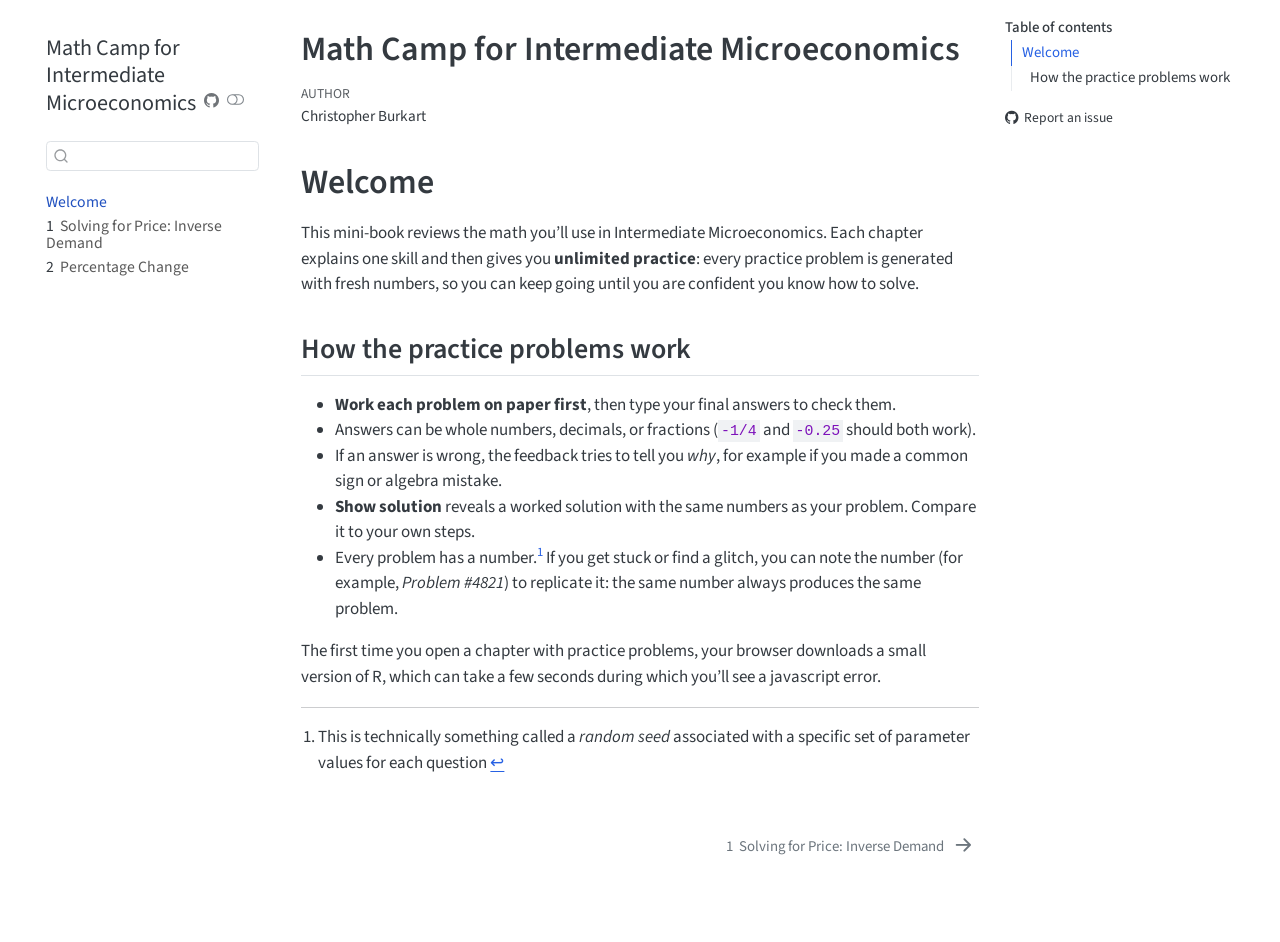
<file: index.html>
<!DOCTYPE html>
<html xmlns="http://www.w3.org/1999/xhtml" lang="en" xml:lang="en"><head>

<meta charset="utf-8">
<meta name="generator" content="quarto-1.11.9">

<meta name="viewport" content="width=device-width, initial-scale=1.0, user-scalable=yes">

<meta name="author" content="Christopher Burkart">

<title>Math Camp for Intermediate Microeconomics</title>
<style>
/* Default styles provided by pandoc.
** See https://pandoc.org/MANUAL.html#variables-for-html for config info.
*/
span.smallcaps{font-variant: small-caps;}
div.columns{display: flex; gap: 1.5em;}
div.column{flex: auto;}
@media screen {
div.columns{gap: min(4vw, 1.5em);}
div.column{overflow-x: auto;}
}
div.hanging-indent{margin-left: 1.5em; text-indent: -1.5em;}
ul.task-list{list-style: none;}
ul.task-list li input[type="checkbox"] {
  width: 0.8em;
  margin: 0 0.8em 0.2em -1em; /* quarto-specific, see https://github.com/quarto-dev/quarto-cli/issues/4556 */ 
  vertical-align: middle;
}
</style>


<script src="site_libs/quarto-nav/quarto-nav.js"></script>
<script src="site_libs/quarto-nav/headroom.min.js"></script>
<script src="site_libs/clipboard/clipboard.min.js"></script>
<script src="site_libs/quarto-search/autocomplete.umd.js"></script>
<script src="site_libs/quarto-search/fuse.min.js"></script>
<script src="site_libs/quarto-search/quarto-search.js"></script>
<meta name="quarto:offset" content="./">
<link href="./inverse-demand.html" rel="next">
<script src="site_libs/quarto-html/quarto.js" type="module"></script>
<script src="site_libs/quarto-html/tabsets/tabsets.js" type="module"></script>
<script src="site_libs/quarto-html/scrollable-regions/scrollable-regions.js" type="module"></script>
<script src="site_libs/quarto-html/popper.min.js"></script>
<script src="site_libs/quarto-html/tippy.umd.min.js"></script>
<script src="site_libs/quarto-html/anchor.min.js"></script>
<link href="site_libs/quarto-html/tippy.css" rel="stylesheet">
<link href="site_libs/quarto-html/quarto-syntax-highlighting-63b5708e65d6cd79cd7618c58d0c21e7.css" rel="stylesheet" class="quarto-color-scheme" id="quarto-text-highlighting-styles">
<link href="site_libs/quarto-html/quarto-syntax-highlighting-dark-447e42e69aaa9833c0ba1b986f430b20.css" rel="stylesheet" class="quarto-color-scheme quarto-color-alternate" id="quarto-text-highlighting-styles">
<link href="site_libs/quarto-html/quarto-syntax-highlighting-63b5708e65d6cd79cd7618c58d0c21e7.css" rel="stylesheet" class="quarto-color-scheme-extra" id="quarto-text-highlighting-styles">
<script src="site_libs/bootstrap/bootstrap.min.js"></script>
<link href="site_libs/bootstrap/bootstrap-icons.css" rel="stylesheet">
<link href="site_libs/bootstrap/bootstrap-6508b1f30742097208258cf9a2e21801.min.css" rel="stylesheet" append-hash="true" class="quarto-color-scheme" id="quarto-bootstrap" data-mode="light">
<link href="site_libs/bootstrap/bootstrap-dark-d998fb0a36ef24cb5530bcb19bf4ce4b.min.css" rel="stylesheet" append-hash="true" class="quarto-color-scheme quarto-color-alternate" id="quarto-bootstrap" data-mode="dark">
<link href="site_libs/bootstrap/bootstrap-6508b1f30742097208258cf9a2e21801.min.css" rel="stylesheet" append-hash="true" class="quarto-color-scheme-extra" id="quarto-bootstrap" data-mode="light">
<script src="site_libs/quarto-contrib/live-runtime/live-runtime.js" type="module"></script>
<link href="site_libs/quarto-contrib/live-runtime/live-runtime.css" rel="stylesheet">
<script id="quarto-search-options" type="application/json">{
  "location": "sidebar",
  "copy-button": false,
  "collapse-after": 3,
  "panel-placement": "start",
  "type": "textbox",
  "limit": 50,
  "keyboard-shortcut": [
    "f",
    "/",
    "s"
  ],
  "show-item-context": false,
  "language": {
    "search-no-results-text": "No results",
    "search-matching-documents-text": "matching documents",
    "search-copy-link-title": "Copy link to search",
    "search-hide-matches-text": "Hide additional matches",
    "search-more-match-text": "more match in this document",
    "search-more-matches-text": "more matches in this document",
    "search-clear-button-title": "Clear",
    "search-text-placeholder": "",
    "search-detached-cancel-button-title": "Cancel",
    "search-submit-button-title": "Submit",
    "search-label": "Search"
  }
}</script>
<script type="module" src="site_libs/quarto-ojs/quarto-ojs-runtime.js"></script>
<link href="site_libs/quarto-ojs/quarto-ojs.css" rel="stylesheet">


<link rel="stylesheet" href="practice.css">
</head>

<body class="nav-sidebar floating quarto-light"><a id="quarto-skip-link" class="visually-hidden-focusable" href="#quarto-document-content">Skip to main content</a><script id="quarto-html-before-body" type="application/javascript">
    const toggleBodyColorMode = (bsSheetEl) => {
      const mode = bsSheetEl.getAttribute("data-mode");
      const bodyEl = window.document.querySelector("body");
      if (mode === "dark") {
        bodyEl.classList.add("quarto-dark");
        bodyEl.classList.remove("quarto-light");
      } else {
        bodyEl.classList.add("quarto-light");
        bodyEl.classList.remove("quarto-dark");
      }
    }
    const toggleBodyColorPrimary = () => {
      const bsSheetEl = window.document.querySelector("link#quarto-bootstrap:not([rel=disabled-stylesheet])");
      if (bsSheetEl) {
        toggleBodyColorMode(bsSheetEl);
      }
    }
    const setColorSchemeToggle = (alternate) => {
      const toggles = window.document.querySelectorAll('.quarto-color-scheme-toggle');
      for (let i=0; i < toggles.length; i++) {
        const toggle = toggles[i];
        if (toggle) {
          toggle.setAttribute("aria-checked", alternate ? "true" : "false");
          if (alternate) {
            toggle.classList.add("alternate");
          } else {
            toggle.classList.remove("alternate");
          }
        }
      }
    };
    const toggleColorMode = (alternate) => {
      // Switch the stylesheets
      const primaryStylesheets = window.document.querySelectorAll('link.quarto-color-scheme:not(.quarto-color-alternate)');
      const alternateStylesheets = window.document.querySelectorAll('link.quarto-color-scheme.quarto-color-alternate');
      manageTransitions('#quarto-margin-sidebar .nav-link', false);
      if (alternate) {
        // note: dark is layered on light, we don't disable primary!
        enableStylesheet(alternateStylesheets);
        for (const sheetNode of alternateStylesheets) {
          if (sheetNode.id === "quarto-bootstrap") {
            toggleBodyColorMode(sheetNode);
          }
        }
      } else {
        disableStylesheet(alternateStylesheets);
        enableStylesheet(primaryStylesheets)
        toggleBodyColorPrimary();
      }
      manageTransitions('#quarto-margin-sidebar .nav-link', true);
      // Switch the toggles
      setColorSchemeToggle(alternate)
    }
    // Hack to workaround the fact that safari doesn't
    // properly recolor the scrollbar when toggling (#1455).
    // Not run on load: stylesheets are set before first paint there, and
    // scrolling would undo the scroll to a URL fragment (#14973).
    // The one pixel nudge keeps the reader where they were.
    const refreshSafariScrollbar = () => {
      if (navigator.userAgent.indexOf('Safari') > 0 && navigator.userAgent.indexOf('Chrome') == -1) {
        manageTransitions("body", false);
        const scrollY = window.scrollY;
        window.scrollTo(0, scrollY > 0 ? scrollY - 1 : 1);
        setTimeout(() => {
          window.scrollTo(0, scrollY);
          manageTransitions("body", true);
        }, 40);
      }
    }
    const disableStylesheet = (stylesheets) => {
      for (let i=0; i < stylesheets.length; i++) {
        const stylesheet = stylesheets[i];
        stylesheet.rel = 'disabled-stylesheet';
      }
    }
    const enableStylesheet = (stylesheets) => {
      for (let i=0; i < stylesheets.length; i++) {
        const stylesheet = stylesheets[i];
        if(stylesheet.rel !== 'stylesheet') { // for Chrome, which will still FOUC without this check
          stylesheet.rel = 'stylesheet';
        }
      }
    }
    const manageTransitions = (selector, allowTransitions) => {
      const els = window.document.querySelectorAll(selector);
      for (let i=0; i < els.length; i++) {
        const el = els[i];
        if (allowTransitions) {
          el.classList.remove('notransition');
        } else {
          el.classList.add('notransition');
        }
      }
    }
    const isFileUrl = () => {
      return window.location.protocol === 'file:';
    }
    const hasAlternateSentinel = () => {
      let styleSentinel = getColorSchemeSentinel();
      if (styleSentinel !== null) {
        return styleSentinel === "alternate";
      } else {
        return false;
      }
    }
    const setStyleSentinel = (alternate) => {
      const value = alternate ? "alternate" : "default";
      if (!isFileUrl()) {
        window.localStorage.setItem("quarto-color-scheme", value);
      } else {
        localAlternateSentinel = value;
      }
    }
    const getColorSchemeSentinel = () => {
      if (!isFileUrl()) {
        const storageValue = window.localStorage.getItem("quarto-color-scheme");
        return storageValue != null ? storageValue : localAlternateSentinel;
      } else {
        return localAlternateSentinel;
      }
    }
    const toggleGiscusIfUsed = (isAlternate, darkModeDefault) => {
      const baseTheme = document.querySelector('#giscus-base-theme')?.value ?? 'light';
      const alternateTheme = document.querySelector('#giscus-alt-theme')?.value ?? 'dark';
      let newTheme = '';
      if(authorPrefersDark) {
        newTheme = isAlternate ? baseTheme : alternateTheme;
      } else {
        newTheme = isAlternate ? alternateTheme : baseTheme;
      }
      const changeGiscusTheme = () => {
        // From: https://github.com/giscus/giscus/issues/336
        const sendMessage = (message) => {
          const iframe = document.querySelector('iframe.giscus-frame');
          if (!iframe) return;
          iframe.contentWindow.postMessage({ giscus: message }, 'https://giscus.app');
        }
        sendMessage({
          setConfig: {
            theme: newTheme
          }
        });
      }
      const isGiscussLoaded = window.document.querySelector('iframe.giscus-frame') !== null;
      if (isGiscussLoaded) {
        changeGiscusTheme();
      }
    };
    const authorPrefersDark = false;
    const darkModeDefault = authorPrefersDark;
      document.querySelector('link#quarto-text-highlighting-styles.quarto-color-scheme-extra').rel = 'disabled-stylesheet';
      document.querySelector('link#quarto-bootstrap.quarto-color-scheme-extra').rel = 'disabled-stylesheet';
    let localAlternateSentinel = darkModeDefault ? 'alternate' : 'default';
    // Dark / light mode switch
    window.quartoToggleColorScheme = () => {
      // Read the current dark / light value
      let toAlternate = !hasAlternateSentinel();
      toggleColorMode(toAlternate);
      refreshSafariScrollbar();
      setStyleSentinel(toAlternate);
      toggleGiscusIfUsed(toAlternate, darkModeDefault);
      window.dispatchEvent(new Event('resize'));
    };
    // Switch to dark mode if need be
    if (hasAlternateSentinel()) {
      toggleColorMode(true);
    } else {
      toggleColorMode(false);
    }
  </script>

<div id="quarto-search-results"></div>
  <header id="quarto-header" class="headroom fixed-top">
  <nav class="quarto-secondary-nav" aria-label="Toolbar">
    <div class="container-fluid d-flex">
      <button type="button" class="quarto-btn-toggle btn" data-bs-toggle="collapse" role="button" data-bs-target=".quarto-sidebar-collapse-item" aria-controls="quarto-sidebar" aria-expanded="false" aria-label="Toggle sidebar navigation" onclick="if (window.quartoToggleHeadroom) { window.quartoToggleHeadroom(); }">
        <i class="bi bi-layout-text-sidebar-reverse"></i>
      </button>
        <nav class="quarto-page-breadcrumbs" aria-label="Breadcrumbs"><ol class="breadcrumb"><li class="breadcrumb-item"><a href="./index.html">Welcome</a></li></ol></nav>
        <a class="flex-grow-1" data-bs-toggle="collapse" data-bs-target=".quarto-sidebar-collapse-item" onclick="if (window.quartoToggleHeadroom) { window.quartoToggleHeadroom(); }">      
        </a>
      <button type="button" class="btn quarto-search-button" aria-label="Search" onclick="window.quartoOpenSearch();">
        <i class="bi bi-search"></i>
      </button>
    </div>
  </nav>
</header>
<!-- content -->
<div id="quarto-content" class="quarto-container page-columns page-rows-contents page-layout-article">
<!-- sidebar -->
  <nav id="quarto-sidebar" class="sidebar collapse collapse-horizontal quarto-sidebar-collapse-item sidebar-navigation floating overflow-auto" aria-label="Site">
    <div class="pt-lg-2 mt-2 text-left sidebar-header">
    <div class="sidebar-title mb-0 py-0">
      <a href="./">Math Camp for Intermediate Microeconomics</a> 
        <div class="sidebar-tools-main">
    <a href="https://github.com/cburkart/mathcamp" title="Source Code" class="quarto-navigation-tool px-1" aria-label="Source Code"><i class="bi bi-github"></i></a>
  <button type="button" role="switch" aria-checked="false" class="quarto-color-scheme-toggle quarto-navigation-tool  px-1" onclick="window.quartoToggleColorScheme(); return false;" title="Toggle dark mode" aria-label="Toggle dark mode"><i class="bi"></i></button>
</div>
    </div>
      </div>
        <div class="mt-2 flex-shrink-0 align-items-center">
        <div class="sidebar-search">
        <div id="quarto-search" class="" title="Search"></div>
        </div>
        </div>
    <div class="sidebar-menu-container"> 
    <ul class="list-unstyled mt-1">
        <li class="sidebar-item">
  <div class="sidebar-item-container"> 
  <a href="./index.html" class="sidebar-item-text sidebar-link active">
 <span class="menu-text">Welcome</span></a>
  </div>
</li>
        <li class="sidebar-item">
  <div class="sidebar-item-container"> 
  <a href="./inverse-demand.html" class="sidebar-item-text sidebar-link">
 <span class="menu-text"><span class="chapter-number">1</span>&nbsp; <span class="chapter-title">Solving for Price: Inverse Demand</span></span></a>
  </div>
</li>
        <li class="sidebar-item">
  <div class="sidebar-item-container"> 
  <a href="./percent-change.html" class="sidebar-item-text sidebar-link">
 <span class="menu-text"><span class="chapter-number">2</span>&nbsp; <span class="chapter-title">Percentage Change</span></span></a>
  </div>
</li>
    </ul>
    </div>
</nav>
<div id="quarto-sidebar-glass" class="quarto-sidebar-collapse-item" data-bs-toggle="collapse" data-bs-target=".quarto-sidebar-collapse-item"></div>
<!-- margin-sidebar -->
    <div id="quarto-margin-sidebar" class="sidebar margin-sidebar">
        <nav id="TOC" role="doc-toc" aria-labelledby="toc-title" class="toc-active">
    <h2 id="toc-title">Table of contents</h2>
   
  <ul>
  <li><a href="#welcome" id="toc-welcome" class="nav-link active" data-scroll-target="#welcome">Welcome</a>
  <ul class="collapse">
  <li><a href="#how-the-practice-problems-work" id="toc-how-the-practice-problems-work" class="nav-link" data-scroll-target="#how-the-practice-problems-work">How the practice problems work</a></li>
  </ul></li>
  </ul>
<div class="toc-actions"><ul><li><a href="https://github.com/cburkart/mathcamp/issues/new" class="toc-action"><i class="bi bi-github"></i>Report an issue</a></li></ul></div></nav>
    </div>
<!-- main -->
<main class="content" id="quarto-document-content" tabindex="-1">


<header id="title-block-header" class="quarto-title-block default">
<div class="quarto-title">
<h1 class="title">Math Camp for Intermediate Microeconomics</h1>
</div>



<div class="quarto-title-meta">

    <div>
    <div class="quarto-title-meta-heading">Author</div>
    <div class="quarto-title-meta-contents">
             <p>Christopher Burkart </p>
          </div>
  </div>
    
  
    
  </div>
  


</header>


<section id="welcome" class="level1 unnumbered">
<h1 class="unnumbered">Welcome</h1>
<p>This mini-book reviews the math you’ll use in Intermediate Microeconomics. Each chapter explains one skill and then gives you <strong>unlimited practice</strong>: every practice problem is generated with fresh numbers, so you can keep going until you are confident you know how to solve.</p>
<section id="how-the-practice-problems-work" class="level2">
<h2 class="anchored" data-anchor-id="how-the-practice-problems-work">How the practice problems work</h2>
<ul>
<li><strong>Work each problem on paper first</strong>, then type your final answers to check them.</li>
<li>Answers can be whole numbers, decimals, or fractions (<code>-1/4</code> and <code>-0.25</code> should both work).</li>
<li>If an answer is wrong, the feedback tries to tell you <em>why</em>, for example if you made a common sign or algebra mistake.</li>
<li><strong>Show solution</strong> reveals a worked solution with the same numbers as your problem. Compare it to your own steps.</li>
<li>Every problem has a number.<a href="#fn1" class="footnote-ref" id="fnref1" role="doc-noteref"><sup>1</sup></a> If you get stuck or find a glitch, you can note the number (for example, <em>Problem #4821</em>) to replicate it: the same number always produces the same problem.</li>
</ul>
<p>The first time you open a chapter with practice problems, your browser downloads a small version of R, which can take a few seconds during which you’ll see a javascript error.</p>


<script type="ojs-module-contents">
eyJjb250ZW50cyI6W119
</script>
<div id="exercise-loading-indicator" class="exercise-loading-indicator d-none d-flex align-items-center gap-2">
<div id="exercise-loading-status" class="d-flex gap-2">

</div>
<div class="spinner-grow spinner-grow-sm">

</div>
</div>
<script type="vfs-file">
W10=
</script>
</section>
</section>
<section id="footnotes" class="footnotes footnotes-end-of-document" role="doc-endnotes">
<hr>
<ol>
<li id="fn1"><p>This is technically something called a <em>random seed</em> associated with a specific set of parameter values for each question<a href="#fnref1" class="footnote-back" role="doc-backlink">↩︎</a></p></li>
</ol>
</section>

</main> <!-- /main -->
<script type="ojs-module-contents">
eyJjb250ZW50cyI6W119
</script>
<script type="module">
if (window.location.protocol === "file:") { alert("The OJS runtime does not work with file:// URLs. Please use a web server to view this document."); }
window._ojs.paths.runtimeToDoc = "../..";
window._ojs.paths.runtimeToRoot = "../..";
window._ojs.paths.docToRoot = "";
window._ojs.selfContained = false;
window._ojs.runtime.interpretFromScriptTags();
</script>
<script id="quarto-html-after-body" type="application/javascript">
  window.document.addEventListener("DOMContentLoaded", function (event) {
    // Ensure there is a toggle, if there isn't float one in the top right
    if (window.document.querySelector('.quarto-color-scheme-toggle') === null) {
      const toggle = window.document.createElement('button');
      toggle.type = "button";
      toggle.setAttribute("role", "switch");
      toggle.setAttribute("aria-checked", "false");
      toggle.classList.add('top-right');
      toggle.classList.add('quarto-color-scheme-toggle');
      toggle.setAttribute("aria-label", "Toggle dark mode");
      toggle.onclick = function() { try { window.quartoToggleColorScheme(); } catch {} return false; };
      const i = window.document.createElement("i");
      i.classList.add('bi');
      toggle.appendChild(i);
      // Put the toggle in a landmark of its own, so that landmark navigation
      // can reach it.
      //
      // The container is always a fresh direct child of body, and the toggle is
      // never moved into page furniture that the theme or the author controls.
      // The toggle is positioned against the page, so any ancestor that
      // establishes a containing block captures it: a positioned element or a
      // grid for position: absolute, and transform, filter, will-change or
      // contain for position: fixed. A direct child of body has none of these
      // to inherit, and the shift when one appears is silent and visual.
      //
      // ARIA says a document should have at most one banner, and axe reports a
      // duplicate whether or not the banners carry distinct labels. So use a
      // header when the page has no banner yet, and a named region otherwise.
      //
      // A header is a banner wherever it sits, unless it is inside sectioning
      // content, so this cannot just look at the children of body: a custom
      // page layout wraps the title block header in a plain div. An explicit
      // role="banner" always counts.
      const sectioning = 'article, aside, main, nav, section, [role="article"], [role="complementary"], [role="main"], [role="navigation"], [role="region"]';
      const hasBanner = Array.from(
        window.document.querySelectorAll('header:not([role]), [role="banner"]')
      ).some(function(el) {
        return el.hasAttribute("role") || el.closest(sectioning) === null;
      });
      const container = window.document.createElement(hasBanner ? "div" : "header");
      if (hasBanner) {
        container.setAttribute("role", "region");
        container.setAttribute("aria-label", "Toggle dark mode");
      }
      container.classList.add('quarto-color-scheme-toggle-container');
      container.appendChild(toggle);
      window.document.body.appendChild(container);
    }
    setColorSchemeToggle(hasAlternateSentinel())
    const icon = "";
    const anchorJS = new window.AnchorJS();
    anchorJS.options = {
      placement: 'right',
      icon: icon
    };
    anchorJS.add('.anchored');
    const isCodeAnnotation = (el) => {
      for (const clz of el.classList) {
        if (clz.startsWith('code-annotation-')) {                     
          return true;
        }
      }
      return false;
    }
    const onCopySuccess = function(e) {
      // button target
      const button = e.trigger;
      // don't keep focus
      button.blur();
      // flash "checked"
      button.classList.add('code-copy-button-checked');
      var currentTitle = button.getAttribute("title");
      button.setAttribute("title", "Copied!");
      let tooltip;
      if (window.bootstrap) {
        button.setAttribute("data-bs-toggle", "tooltip");
        button.setAttribute("data-bs-placement", "left");
        button.setAttribute("data-bs-title", "Copied!");
        tooltip = new bootstrap.Tooltip(button, 
          { trigger: "manual", 
            customClass: "code-copy-button-tooltip",
            offset: [0, -8]});
        tooltip.show();    
      }
      setTimeout(function() {
        if (tooltip) {
          tooltip.hide();
          button.removeAttribute("data-bs-title");
          button.removeAttribute("data-bs-toggle");
          button.removeAttribute("data-bs-placement");
        }
        button.setAttribute("title", currentTitle);
        button.classList.remove('code-copy-button-checked');
      }, 1000);
      // clear code selection
      e.clearSelection();
    }
    const getTextToCopy = function(trigger) {
      const outerScaffold = trigger.parentElement.cloneNode(true);
      const codeEl = outerScaffold.querySelector('code');
      for (const childEl of codeEl.children) {
        if (isCodeAnnotation(childEl)) {
          childEl.remove();
        }
      }
      return codeEl.innerText;
    }
    const clipboard = new window.ClipboardJS('.code-copy-button:not([data-in-quarto-modal])', {
      text: getTextToCopy
    });
    clipboard.on('success', onCopySuccess);
    if (window.document.getElementById('quarto-embedded-source-code-modal')) {
      const clipboardModal = new window.ClipboardJS('.code-copy-button[data-in-quarto-modal]', {
        text: getTextToCopy,
        container: window.document.getElementById('quarto-embedded-source-code-modal')
      });
      clipboardModal.on('success', onCopySuccess);
    }
      var localhostRegex = new RegExp(/^(?:http|https):\/\/localhost\:?[0-9]*\//);
      var mailtoRegex = new RegExp(/^mailto:/);
        var filterRegex = new RegExp('/' + window.location.host + '/');
      var isInternal = (href) => {
          return filterRegex.test(href) || localhostRegex.test(href) || mailtoRegex.test(href);
      }
      // Inspect non-navigation links and adorn them if external
      window.quartoDecorateExternalLinks = function (root) {
     var links = (root || window.document).querySelectorAll('a[href]:not(.nav-link):not(.navbar-brand):not(.toc-action):not(.sidebar-link):not(.sidebar-item-toggle):not(.pagination-link):not(.no-external):not([aria-hidden]):not(.dropdown-item):not(.quarto-navigation-tool):not(.about-link)');
      for (var i=0; i<links.length; i++) {
        const link = links[i];
        if (!isInternal(link.href)) {
          // undo the damage that might have been done by quarto-nav.js in the case of
          // links that we want to consider external
          if (link.dataset.originalHref !== undefined) {
            link.href = link.dataset.originalHref;
          }
          if (!link.classList.contains('no-external-icon')) {
          }
        }
      }
      };
      window.quartoDecorateExternalLinks(window.document);
    // Esc closes the popup (WCAG 1.4.13) and focus leaving both trigger and
    // popup closes it (WCAG 2.4.11); tippy handles neither for interactive popups.
    const hideOnEscAndFocusOut = {
      name: 'hideOnEscAndFocusOut',
      defaultValue: true,
      fn(instance) {
        const dismiss = () => {
          // A show scheduled by the trigger delay would otherwise reopen it
          instance.clearDelayTimeouts();
          instance.hide();
        };
        const onKeyDown = (event) => {
          if (event.key !== 'Escape') {
            return;
          }
          // Keep Esc from also reaching page handlers (e.g. reveal.js overview),
          // except an open reveal.js slide menu, which Esc should close too.
          // The menu handles keys only when its keyboard option is on.
          const menuHandlesEsc = window.Reveal?.getPlugin?.('menu')?.isOpen() &&
            window.Reveal.getConfig().menu?.keyboard !== false;
          if (!menuHandlesEsc) {
            event.stopPropagation();
          }
          if (instance.popper.contains(window.document.activeElement)) {
            // Disabled while refocusing so the focus trigger does not reopen it
            instance.disable();
            instance.reference.focus();
            instance.enable();
          }
          dismiss();
        };
        const onFocusOut = (event) => {
          const target = event.relatedTarget;
          if (target && !instance.reference.contains(target) &&
              !instance.popper.contains(target)) {
            dismiss();
          }
        };
        // On the trigger too: a click trigger (code-annotations: select) has no
        // blur handling. Attached for the instance's lifetime so leaving the
        // trigger also cancels a show still pending on the trigger delay.
        instance.reference.addEventListener('focusout', onFocusOut);
        return {
          onShow() {
            window.document.addEventListener('keydown', onKeyDown, true);
            instance.popper.addEventListener('focusout', onFocusOut);
          },
          onHide() {
            window.document.removeEventListener('keydown', onKeyDown, true);
            instance.popper.removeEventListener('focusout', onFocusOut);
          },
          onDestroy() {
            instance.reference.removeEventListener('focusout', onFocusOut);
          },
        };
      },
    };
    function tippyHover(el, contentFn, onTriggerFn, onUntriggerFn) {
      const config = {
        allowHTML: true,
        maxWidth: 500,
        delay: 100,
        arrow: false,
        appendTo: function(el) {
            return el.parentElement;
        },
        interactive: true,
        interactiveBorder: 10,
        theme: 'quarto',
        placement: 'bottom-start',
        plugins: [hideOnEscAndFocusOut],
      };
      if (contentFn) {
        config.content = contentFn;
      }
      if (onTriggerFn) {
        config.onTrigger = onTriggerFn;
      }
      if (onUntriggerFn) {
        config.onUntrigger = onUntriggerFn;
      }
      window.tippy(el, config); 
    }
    const noterefs = window.document.querySelectorAll('a[role="doc-noteref"]');
    for (var i=0; i<noterefs.length; i++) {
      const ref = noterefs[i];
      tippyHover(ref, function() {
        // use id or data attribute instead here
        let href = ref.getAttribute('data-footnote-href') || ref.getAttribute('href');
        try { href = new URL(href).hash; } catch {}
        const id = href.replace(/^#\/?/, "");
        const note = window.document.getElementById(id);
        if (note) {
          return note.innerHTML;
        } else {
          return "";
        }
      });
    }
    const xrefs = window.document.querySelectorAll('a.quarto-xref');
    const processXRef = (id, note) => {
      // Strip column container classes
      const stripColumnClz = (el) => {
        el.classList.remove("page-full", "page-columns");
        if (el.children) {
          for (const child of el.children) {
            stripColumnClz(child);
          }
        }
      }
      stripColumnClz(note)
      if (id === null || id.startsWith('sec-')) {
        // Special case sections, only their first couple elements
        const container = document.createElement("div");
        if (note.children && note.children.length > 2) {
          container.appendChild(note.children[0].cloneNode(true));
          for (let i = 1; i < note.children.length; i++) {
            const child = note.children[i];
            if (child.tagName === "P" && child.innerText === "") {
              continue;
            } else {
              container.appendChild(child.cloneNode(true));
              break;
            }
          }
          if (window.Quarto?.typesetMath) {
            window.Quarto.typesetMath(container);
          }
          return container.innerHTML
        } else {
          if (window.Quarto?.typesetMath) {
            window.Quarto.typesetMath(note);
          }
          return note.innerHTML;
        }
      } else {
        // Remove any anchor links if they are present
        const anchorLink = note.querySelector('a.anchorjs-link');
        if (anchorLink) {
          anchorLink.remove();
        }
        if (window.Quarto?.typesetMath) {
          window.Quarto.typesetMath(note);
        }
        if (note.classList.contains("callout")) {
          return note.outerHTML;
        } else {
          return note.innerHTML;
        }
      }
    }
    for (var i=0; i<xrefs.length; i++) {
      const xref = xrefs[i];
      tippyHover(xref, undefined, function(instance) {
        instance.disable();
        let url = xref.getAttribute('href');
        let hash = undefined; 
        if (url.startsWith('#')) {
          hash = url;
        } else {
          try { hash = new URL(url).hash; } catch {}
        }
        if (hash) {
          const id = hash.replace(/^#\/?/, "");
          const note = window.document.getElementById(id);
          if (note !== null) {
            try {
              const html = processXRef(id, note.cloneNode(true));
              instance.setContent(html);
            } finally {
              instance.enable();
              instance.show();
            }
          } else {
            // See if we can fetch this
            fetch(url.split('#')[0])
            .then(res => res.text())
            .then(html => {
              const parser = new DOMParser();
              const htmlDoc = parser.parseFromString(html, "text/html");
              const note = htmlDoc.getElementById(id);
              if (note !== null) {
                const html = processXRef(id, note);
                instance.setContent(html);
              } 
            }).finally(() => {
              instance.enable();
              instance.show();
            });
          }
        } else {
          // See if we can fetch a full url (with no hash to target)
          // This is a special case and we should probably do some content thinning / targeting
          fetch(url)
          .then(res => res.text())
          .then(html => {
            const parser = new DOMParser();
            const htmlDoc = parser.parseFromString(html, "text/html");
            const note = htmlDoc.querySelector('main.content');
            if (note !== null) {
              // This should only happen for chapter cross references
              // (since there is no id in the URL)
              // remove the first header
              if (note.children.length > 0 && note.children[0].tagName === "HEADER") {
                note.children[0].remove();
              }
              const html = processXRef(null, note);
              instance.setContent(html);
            } 
          }).finally(() => {
            instance.enable();
            instance.show();
          });
        }
      }, function(instance) {
      });
    }
        let selectedAnnoteEl;
        const selectorForAnnotation = ( cell, annotation) => {
          let cellAttr = 'data-code-cell="' + cell + '"';
          let lineAttr = 'data-code-annotation="' +  annotation + '"';
          const selector = 'span[' + cellAttr + '][' + lineAttr + ']';
          return selector;
        }
        const selectCodeLines = (annoteEl) => {
          const doc = window.document;
          const targetCell = annoteEl.getAttribute("data-target-cell");
          const targetAnnotation = annoteEl.getAttribute("data-target-annotation");
          const annoteSpan = window.document.querySelector(selectorForAnnotation(targetCell, targetAnnotation));
          const lines = annoteSpan.getAttribute("data-code-lines").split(",");
          const lineIds = lines.map((line) => {
            return targetCell + "-" + line;
          })
          // Each band is positioned against its own containing block, which is
          // not the offsetParent of the lines, so place it from client rects.
          const placeBand = (band, firstEl, lastEl, codeBlock) => {
            const container = band.offsetParent;
            if (container === null) {
              return;
            }
            const containerRect = container.getBoundingClientRect();
            // Reveal.js scales slides with a transform, so convert client
            // pixels back to the CSS pixels of the container.
            const scale = containerRect.height / container.offsetHeight || 1;
            const firstRect = firstEl.getBoundingClientRect();
            const lastRect = lastEl.getBoundingClientRect();
            const top = (firstRect.top - containerRect.top) / scale - container.clientTop + container.scrollTop;
            const height = (lastRect.bottom - firstRect.top) / scale;
            band.style.top = top - 2 + "px";
            band.style.height = height + 4 + "px";
            if (codeBlock) {
              // Without the copy button wrapper, the containing block is wider
              // than the code block, so span the code block explicitly.
              const blockRect = codeBlock.getBoundingClientRect();
              band.style.left = (blockRect.left - containerRect.left) / scale - container.clientLeft + container.scrollLeft + "px";
              band.style.width = blockRect.width / scale + "px";
            }
          };
          if (lineIds.length > 0) {
            const el = window.document.getElementById(lineIds[0]);
            const lastEl = window.document.getElementById(lineIds[lineIds.length - 1]);
            const parent = el.parentElement.parentElement;
            // cook up a div (if necessary) and position it
            let div = window.document.getElementById("code-annotation-line-highlight");
            if (div === null) {
              div = window.document.createElement("div");
              div.setAttribute("id", "code-annotation-line-highlight");
              div.style.position = 'absolute';
              parent.appendChild(div);
            }
            placeBand(div, el, lastEl, parent.closest("div.sourceCode") || parent);
            let gutterDiv = window.document.getElementById("code-annotation-line-highlight-gutter");
            if (gutterDiv === null) {
              gutterDiv = window.document.createElement("div");
              gutterDiv.setAttribute("id", "code-annotation-line-highlight-gutter");
              gutterDiv.style.position = 'absolute';
              const codeCell = window.document.getElementById(targetCell);
              const gutter = codeCell.querySelector('.code-annotation-gutter');
              gutter.appendChild(gutterDiv);
            }
            placeBand(gutterDiv, el, lastEl);
            selectedAnnoteEl = annoteEl;
          }
        };
        const unselectCodeLines = () => {
          const elementsIds = ["code-annotation-line-highlight", "code-annotation-line-highlight-gutter"];
          elementsIds.forEach((elId) => {
            const div = window.document.getElementById(elId);
            if (div) {
              div.remove();
            }
          });
          selectedAnnoteEl = undefined;
        };
          // Handle positioning of the toggle
      window.addEventListener(
        "resize",
        throttle(() => {
          elRect = undefined;
          if (selectedAnnoteEl) {
            selectCodeLines(selectedAnnoteEl);
          }
        }, 10)
      );
      function throttle(fn, ms) {
      let throttle = false;
      let timer;
        return (...args) => {
          if(!throttle) { // first call gets through
              fn.apply(this, args);
              throttle = true;
          } else { // all the others get throttled
              if(timer) clearTimeout(timer); // cancel #2
              timer = setTimeout(() => {
                fn.apply(this, args);
                timer = throttle = false;
              }, ms);
          }
        };
      }
        // Attach click handler to the DT
        const annoteDls = window.document.querySelectorAll('dt[data-target-cell]');
        for (const annoteDlNode of annoteDls) {
          annoteDlNode.addEventListener('click', (event) => {
            const clickedEl = event.target;
            if (clickedEl !== selectedAnnoteEl) {
              unselectCodeLines();
              const activeEl = window.document.querySelector('dt[data-target-cell].code-annotation-active');
              if (activeEl) {
                activeEl.classList.remove('code-annotation-active');
              }
              selectCodeLines(clickedEl);
              clickedEl.classList.add('code-annotation-active');
            } else {
              // Unselect the line
              unselectCodeLines();
              clickedEl.classList.remove('code-annotation-active');
            }
          });
        }
    const findCites = (el) => {
      const parentEl = el.parentElement;
      if (parentEl) {
        const cites = parentEl.dataset.cites;
        if (cites) {
          return {
            el,
            cites: cites.split(' ')
          };
        } else {
          return findCites(el.parentElement)
        }
      } else {
        return undefined;
      }
    };
    var bibliorefs = window.document.querySelectorAll('a[role="doc-biblioref"]');
    for (var i=0; i<bibliorefs.length; i++) {
      const ref = bibliorefs[i];
      const citeInfo = findCites(ref);
      if (citeInfo) {
        tippyHover(citeInfo.el, function() {
          var popup = window.document.createElement('div');
          citeInfo.cites.forEach(function(cite) {
            var citeDiv = window.document.createElement('div');
            citeDiv.classList.add('hanging-indent');
            citeDiv.classList.add('csl-entry');
            var biblioDiv = window.document.getElementById('ref-' + cite);
            if (biblioDiv) {
              citeDiv.innerHTML = biblioDiv.innerHTML;
            }
            popup.appendChild(citeDiv);
          });
          return popup.innerHTML;
        });
      }
    }
  });
  </script>
  <script type="application/javascript">
  window.quartoScrollableRegionsLabels = {"code":"Scrollable code","output":"Scrollable output"};
  </script>
<nav class="page-navigation" aria-label="Page">
  <div class="nav-page nav-page-previous">
  </div>
  <div class="nav-page nav-page-next">
      <a href="./inverse-demand.html" class="pagination-link" aria-label="Solving for Price: Inverse Demand">
        <span class="nav-page-text"><span class="chapter-number">1</span>&nbsp; <span class="chapter-title">Solving for Price: Inverse Demand</span></span> <i class="bi bi-arrow-right-short"></i>
      </a>
  </div>
</nav>
</div> <!-- /content -->




<footer class="footer"><div class="nav-footer"><div class="nav-footer-center"><div class="toc-actions d-sm-block d-md-none"><ul><li><a href="https://github.com/cburkart/mathcamp/issues/new" class="toc-action"><i class="bi bi-github"></i>Report an issue</a></li></ul></div></div></div></footer></body></html>
</file>
<file: site_libs/quarto-html/tippy.css>
.tippy-box[data-animation=fade][data-state=hidden]{opacity:0}[data-tippy-root]{max-width:calc(100vw - 10px)}.tippy-box{position:relative;background-color:#333;color:#fff;border-radius:4px;font-size:14px;line-height:1.4;white-space:normal;outline:0;transition-property:transform,visibility,opacity}.tippy-box[data-placement^=top]>.tippy-arrow{bottom:0}.tippy-box[data-placement^=top]>.tippy-arrow:before{bottom:-7px;left:0;border-width:8px 8px 0;border-top-color:initial;transform-origin:center top}.tippy-box[data-placement^=bottom]>.tippy-arrow{top:0}.tippy-box[data-placement^=bottom]>.tippy-arrow:before{top:-7px;left:0;border-width:0 8px 8px;border-bottom-color:initial;transform-origin:center bottom}.tippy-box[data-placement^=left]>.tippy-arrow{right:0}.tippy-box[data-placement^=left]>.tippy-arrow:before{border-width:8px 0 8px 8px;border-left-color:initial;right:-7px;transform-origin:center left}.tippy-box[data-placement^=right]>.tippy-arrow{left:0}.tippy-box[data-placement^=right]>.tippy-arrow:before{left:-7px;border-width:8px 8px 8px 0;border-right-color:initial;transform-origin:center right}.tippy-box[data-inertia][data-state=visible]{transition-timing-function:cubic-bezier(.54,1.5,.38,1.11)}.tippy-arrow{width:16px;height:16px;color:#333}.tippy-arrow:before{content:"";position:absolute;border-color:transparent;border-style:solid}.tippy-content{position:relative;padding:5px 9px;z-index:1}
</file>
<file: site_libs/quarto-html/quarto-syntax-highlighting-63b5708e65d6cd79cd7618c58d0c21e7.css>
/* quarto syntax highlight colors */
:root {
  --quarto-hl-ot-color: #003B4F;
  --quarto-hl-at-color: #657422;
  --quarto-hl-ss-color: #20794D;
  --quarto-hl-an-color: #5E5E5E;
  --quarto-hl-fu-color: #4758AB;
  --quarto-hl-st-color: #20794D;
  --quarto-hl-cf-color: #003B4F;
  --quarto-hl-op-color: #5E5E5E;
  --quarto-hl-er-color: #AD0000;
  --quarto-hl-bn-color: #AD0000;
  --quarto-hl-al-color: #AD0000;
  --quarto-hl-va-color: #111111;
  --quarto-hl-bu-color: inherit;
  --quarto-hl-ex-color: inherit;
  --quarto-hl-pp-color: #AD0000;
  --quarto-hl-in-color: #5E5E5E;
  --quarto-hl-vs-color: #20794D;
  --quarto-hl-wa-color: #5E5E5E;
  --quarto-hl-do-color: #5E5E5E;
  --quarto-hl-im-color: #00769E;
  --quarto-hl-ch-color: #20794D;
  --quarto-hl-dt-color: #AD0000;
  --quarto-hl-fl-color: #AD0000;
  --quarto-hl-co-color: #5E5E5E;
  --quarto-hl-cv-color: #5E5E5E;
  --quarto-hl-cn-color: #8f5902;
  --quarto-hl-sc-color: #5E5E5E;
  --quarto-hl-dv-color: #AD0000;
  --quarto-hl-kw-color: #003B4F;
}

/* other quarto variables */
:root {
  --quarto-font-monospace: SFMono-Regular, Menlo, Monaco, Consolas, "Liberation Mono", "Courier New", monospace;
}

/* syntax highlight based on Pandoc's rules */
pre > code.sourceCode > span {
  color: #003B4F;
}

code.sourceCode > span {
  color: #003B4F;
}

div.sourceCode,
div.sourceCode pre.sourceCode {
  color: #003B4F;
}

/* Normal */
code span {
  color: #003B4F;
}

/* Alert */
code span.al {
  color: #AD0000;
  font-style: inherit;
}

/* Annotation */
code span.an {
  color: #5E5E5E;
  font-style: inherit;
}

/* Attribute */
code span.at {
  color: #657422;
  font-style: inherit;
}

/* BaseN */
code span.bn {
  color: #AD0000;
  font-style: inherit;
}

/* BuiltIn */
code span.bu {
  font-style: inherit;
}

/* ControlFlow */
code span.cf {
  color: #003B4F;
  font-weight: bold;
  font-style: inherit;
}

/* Char */
code span.ch {
  color: #20794D;
  font-style: inherit;
}

/* Constant */
code span.cn {
  color: #8f5902;
  font-style: inherit;
}

/* Comment */
code span.co {
  color: #5E5E5E;
  font-style: inherit;
}

/* CommentVar */
code span.cv {
  color: #5E5E5E;
  font-style: italic;
}

/* Documentation */
code span.do {
  color: #5E5E5E;
  font-style: italic;
}

/* DataType */
code span.dt {
  color: #AD0000;
  font-style: inherit;
}

/* DecVal */
code span.dv {
  color: #AD0000;
  font-style: inherit;
}

/* Error */
code span.er {
  color: #AD0000;
  font-style: inherit;
}

/* Extension */
code span.ex {
  font-style: inherit;
}

/* Float */
code span.fl {
  color: #AD0000;
  font-style: inherit;
}

/* Function */
code span.fu {
  color: #4758AB;
  font-style: inherit;
}

/* Import */
code span.im {
  color: #00769E;
  font-style: inherit;
}

/* Information */
code span.in {
  color: #5E5E5E;
  font-style: inherit;
}

/* Keyword */
code span.kw {
  color: #003B4F;
  font-weight: bold;
  font-style: inherit;
}

/* Operator */
code span.op {
  color: #5E5E5E;
  font-style: inherit;
}

/* Other */
code span.ot {
  color: #003B4F;
  font-style: inherit;
}

/* Preprocessor */
code span.pp {
  color: #AD0000;
  font-style: inherit;
}

/* SpecialChar */
code span.sc {
  color: #5E5E5E;
  font-style: inherit;
}

/* SpecialString */
code span.ss {
  color: #20794D;
  font-style: inherit;
}

/* String */
code span.st {
  color: #20794D;
  font-style: inherit;
}

/* Variable */
code span.va {
  color: #111111;
  font-style: inherit;
}

/* VerbatimString */
code span.vs {
  color: #20794D;
  font-style: inherit;
}

/* Warning */
code span.wa {
  color: #5E5E5E;
  font-style: italic;
}

.prevent-inlining {
  content: "</";
}

/*# sourceMappingURL=054cc16b9e9817627be6994582d2ffb5.css.map */
</file>
<file: site_libs/quarto-html/quarto-syntax-highlighting-dark-447e42e69aaa9833c0ba1b986f430b20.css>
/* quarto syntax highlight colors */
:root {
  --quarto-hl-al-color: #f07178;
  --quarto-hl-an-color: #d4d0ab;
  --quarto-hl-at-color: #00e0e0;
  --quarto-hl-bn-color: #d4d0ab;
  --quarto-hl-bu-color: #abe338;
  --quarto-hl-ch-color: #abe338;
  --quarto-hl-co-color: #f8f8f2;
  --quarto-hl-cv-color: #ffd700;
  --quarto-hl-cn-color: #ffd700;
  --quarto-hl-cf-color: #ffa07a;
  --quarto-hl-dt-color: #ffa07a;
  --quarto-hl-dv-color: #d4d0ab;
  --quarto-hl-do-color: #f8f8f2;
  --quarto-hl-er-color: #f07178;
  --quarto-hl-ex-color: #00e0e0;
  --quarto-hl-fl-color: #d4d0ab;
  --quarto-hl-fu-color: #ffa07a;
  --quarto-hl-im-color: #abe338;
  --quarto-hl-in-color: #d4d0ab;
  --quarto-hl-kw-color: #ffa07a;
  --quarto-hl-op-color: #ffa07a;
  --quarto-hl-ot-color: #00e0e0;
  --quarto-hl-pp-color: #dcc6e0;
  --quarto-hl-re-color: #00e0e0;
  --quarto-hl-sc-color: #abe338;
  --quarto-hl-ss-color: #abe338;
  --quarto-hl-st-color: #abe338;
  --quarto-hl-va-color: #00e0e0;
  --quarto-hl-vs-color: #abe338;
  --quarto-hl-wa-color: #dcc6e0;
}

/* other quarto variables */
:root {
  --quarto-font-monospace: SFMono-Regular, Menlo, Monaco, Consolas, "Liberation Mono", "Courier New", monospace;
}

/* syntax highlight based on Pandoc's rules */
pre > code.sourceCode > span {
  color: #f8f8f2;
}

code.sourceCode > span {
  color: #f8f8f2;
}

div.sourceCode,
div.sourceCode pre.sourceCode {
  color: #f8f8f2;
}

/* Normal */
code span {
  color: #f8f8f2;
}

/* Alert */
code span.al {
  color: #f07178;
}

/* Annotation */
code span.an {
  color: #d4d0ab;
}

/* Attribute */
code span.at {
  color: #00e0e0;
}

/* BaseN */
code span.bn {
  color: #d4d0ab;
}

/* BuiltIn */
code span.bu {
  color: #abe338;
}

/* ControlFlow */
code span.cf {
  font-weight: bold;
  color: #ffa07a;
}

/* Char */
code span.ch {
  color: #abe338;
}

/* Constant */
code span.cn {
  color: #ffd700;
}

/* Comment */
code span.co {
  font-style: italic;
  color: #f8f8f2;
}

/* CommentVar */
code span.cv {
  color: #ffd700;
}

/* Documentation */
code span.do {
  color: #f8f8f2;
}

/* DataType */
code span.dt {
  color: #ffa07a;
}

/* DecVal */
code span.dv {
  color: #d4d0ab;
}

/* Error */
code span.er {
  color: #f07178;
  text-decoration: underline;
}

/* Extension */
code span.ex {
  font-weight: bold;
  color: #00e0e0;
}

/* Float */
code span.fl {
  color: #d4d0ab;
}

/* Function */
code span.fu {
  color: #ffa07a;
}

/* Import */
code span.im {
  color: #abe338;
}

/* Information */
code span.in {
  color: #d4d0ab;
}

/* Keyword */
code span.kw {
  font-weight: bold;
  color: #ffa07a;
}

/* Operator */
code span.op {
  color: #ffa07a;
}

/* Other */
code span.ot {
  color: #00e0e0;
}

/* Preprocessor */
code span.pp {
  color: #dcc6e0;
}

/* RegionMarker */
code span.re {
  background-color: #f8f8f2;
  color: #00e0e0;
}

/* SpecialChar */
code span.sc {
  color: #abe338;
}

/* SpecialString */
code span.ss {
  color: #abe338;
}

/* String */
code span.st {
  color: #abe338;
}

/* Variable */
code span.va {
  color: #00e0e0;
}

/* VerbatimString */
code span.vs {
  color: #abe338;
}

/* Warning */
code span.wa {
  color: #dcc6e0;
}

.prevent-inlining {
  content: "</";
}

/*# sourceMappingURL=be8e1111c2b710f7c3a4926ffa2967aa.css.map */
</file>
<file: site_libs/quarto-contrib/live-runtime/live-runtime.css>
.quarto-light{--exercise-main-color: var(--bs-body-color, var(--r-main-color, #212529));--exercise-output-color: var(--bs-black, #000000);--exercise-main-bg: var(--bs-body-bg, var(--r-background-color, #ffffff));--exercise-primary-rgb: var(--bs-primary-rgb, 13, 110, 253);--exercise-gray: var(--bs-gray-300, #dee2e6);--exercise-cap-bg: var(--bs-light-bg-subtle, #f8f8f8);--exercise-line-bg: rgba(var(--exercise-primary-rgb), .05);--exercise-line-gutter-bg: rgba(var(--exercise-primary-rgb), .1);--exercise-code-block-color: var(--quarto-scss-export-code-block-color, var(--exercise-main-color));--exercise-code-block-bg: var(--quarto-scss-export-code-block-bg, var(--exercise-main-bg))}.quarto-dark{--exercise-main-color: var(--bs-body-color, var(--r-main-color, #ffffff));--exercise-output-color: var(--bs-body-color, #ffffff);--exercise-main-bg: var(--bs-body-bg, var(--r-background-color, #222222));--exercise-primary-rgb: var(--bs-primary-rgb, 55, 90, 127);--exercise-gray: var(--bs-gray-700, #434343);--exercise-cap-bg: var(--bs-card-cap-bg, #505050);--exercise-line-bg: rgba(var(--exercise-primary-rgb), .2);--exercise-line-gutter-bg: rgba(var(--exercise-primary-rgb), .4);--exercise-code-block-color: var(--quarto-scss-export-code-block-color, var(--exercise-main-color));--exercise-code-block-bg: var(--quarto-scss-export-code-block-bg, var(--exercise-main-bg))}.webr-ojs-exercise.exercise-solution,.webr-ojs-exercise.exercise-hint{border:var(--exercise-gray) 1px solid;border-radius:5px;padding:1rem}.exercise-hint .exercise-hint,.exercise-solution .exercise-solution{border:none;padding:0}.webr-ojs-exercise.exercise-solution>.callout,.webr-ojs-exercise.exercise-hint>.callout{margin:-1rem;border:0}#exercise-loading-indicator{position:fixed;bottom:0;right:0;font-size:1.2rem;padding:.2rem .75rem;border:1px solid var(--exercise-gray);background-color:var(--exercise-cap-bg);border-top-left-radius:5px}#exercise-loading-indicator>.spinner-grow{min-width:1rem}.exercise-loading-details+.exercise-loading-details:before{content:"/ "}@media only screen and (max-width: 576px){#exercise-loading-indicator{font-size:.8rem;padding:.1rem .5rem}#exercise-loading-indicator>.spinner-grow{min-width:.66rem}#exercise-loading-indicator .gap-2{gap:.2rem!important}#exercise-loading-indicator .spinner-grow{--bs-spinner-width: .66rem;--bs-spinner-height: .66rem}}.btn.btn-exercise-editor:disabled,.btn.btn-exercise-editor.disabled,.btn-exercise-editor fieldset:disabled .btn{transition:opacity .5s}.card.exercise-editor .card-header a.btn{--bs-btn-padding-x: .5rem;--bs-btn-padding-y: .15rem;--bs-btn-font-size: .75rem}.quarto-dark .card.exercise-editor .card-header .btn.btn-outline-dark{--bs-btn-color: #f8f8f8;--bs-btn-border-color: #f8f8f8;--bs-btn-hover-color: #000;--bs-btn-hover-bg: #f8f8f8;--bs-btn-hover-border-color: #f8f8f8;--bs-btn-focus-shadow-rgb: 248, 248, 248;--bs-btn-active-color: #000;--bs-btn-active-bg: #f8f8f8;--bs-btn-active-border-color: #f8f8f8;--bs-btn-active-shadow: inset 0 3px 5px rgba(0, 0, 0, .125);--bs-btn-disabled-color: #f8f8f8;--bs-btn-disabled-bg: transparent;--bs-btn-disabled-border-color: #f8f8f8;--bs-btn-bg: transparent;--bs-gradient: none}.card.exercise-editor{--exercise-min-lines: 0;--exercise-max-lines: infinity;--exercise-font-size: var(--bs-body-font-size, 1rem)}.card.exercise-editor .card-header{padding:.5rem 1rem;background-color:var(--exercise-cap-bg);border-bottom:1px solid rgba(0,0,0,.175)}.card.exercise-editor .cm-editor{color:var(--exercise-code-block-color);background-color:var(--exercise-code-block-bg);max-height:calc(var(--exercise-max-lines) * 1.4 * var(--exercise-font-size) + 8px)}.card.exercise-editor .cm-content{caret-color:var(--exercise-code-block-color)}.card.exercise-editor .cm-cursor,.card.exercise-editor .cm-dropCursor{border-left-color:var(--exercise-code-block-color)}.card.exercise-editor .cm-focused .cm-selectionBackgroundm .cm-selectionBackground,.card.exercise-editor .cm-content ::selection{background-color:rgba(var(--exercise-primary-rgb),.1)}.card.exercise-editor .cm-activeLine{background-color:var(--exercise-line-bg)}.card.exercise-editor .cm-activeLineGutter{background-color:var(--exercise-line-gutter-bg)}.card.exercise-editor .cm-gutters{background-color:var(--exercise-cap-bg);color:var(--exercise-main-color);border-right:1px solid var(--exercise-gray)}.card.exercise-editor .cm-content,.card.exercise-editor .cm-gutter{min-height:calc(var(--exercise-min-lines) * 1.4 * var(--exercise-font-size) + 8px)}.card.exercise-editor .cm-scroller{line-height:1.4;overflow:auto}:root{--exercise-editor-hl-al: var(--quarto-hl-al-color, #AD0000);--exercise-editor-hl-an: var(--quarto-hl-an-color, #5E5E5E);--exercise-editor-hl-at: var(--quarto-hl-at-color, #657422);--exercise-editor-hl-bn: var(--quarto-hl-bn-color, #AD0000);--exercise-editor-hl-ch: var(--quarto-hl-ch-color, #20794D);--exercise-editor-hl-co: var(--quarto-hl-co-color, #5E5E5E);--exercise-editor-hl-cv: var(--quarto-hl-cv-color, #5E5E5E);--exercise-editor-hl-cn: var(--quarto-hl-cn-color, #8f5902);--exercise-editor-hl-cf: var(--quarto-hl-cf-color, #003B4F);--exercise-editor-hl-dt: var(--quarto-hl-dt-color, #AD0000);--exercise-editor-hl-dv: var(--quarto-hl-dv-color, #AD0000);--exercise-editor-hl-do: var(--quarto-hl-do-color, #5E5E5E);--exercise-editor-hl-er: var(--quarto-hl-er-color, #AD0000);--exercise-editor-hl-fl: var(--quarto-hl-fl-color, #AD0000);--exercise-editor-hl-fu: var(--quarto-hl-fu-color, #4758AB);--exercise-editor-hl-im: var(--quarto-hl-im-color, #00769E);--exercise-editor-hl-in: var(--quarto-hl-in-color, #5E5E5E);--exercise-editor-hl-kw: var(--quarto-hl-kw-color, #003B4F);--exercise-editor-hl-op: var(--quarto-hl-op-color, #5E5E5E);--exercise-editor-hl-ot: var(--quarto-hl-ot-color, #003B4F);--exercise-editor-hl-pp: var(--quarto-hl-pp-color, #AD0000);--exercise-editor-hl-sc: var(--quarto-hl-sc-color, #5E5E5E);--exercise-editor-hl-ss: var(--quarto-hl-ss-color, #20794D);--exercise-editor-hl-st: var(--quarto-hl-st-color, #20794D);--exercise-editor-hl-va: var(--quarto-hl-va-color, #111111);--exercise-editor-hl-vs: var(--quarto-hl-vs-color, #20794D);--exercise-editor-hl-wa: var(--quarto-hl-wa-color, #5E5E5E)}*[data-bs-theme=dark]{--exercise-editor-hl-al: var(--quarto-hl-al-color, #f07178);--exercise-editor-hl-an: var(--quarto-hl-an-color, #d4d0ab);--exercise-editor-hl-at: var(--quarto-hl-at-color, #00e0e0);--exercise-editor-hl-bn: var(--quarto-hl-bn-color, #d4d0ab);--exercise-editor-hl-bu: var(--quarto-hl-bu-color, #abe338);--exercise-editor-hl-ch: var(--quarto-hl-ch-color, #abe338);--exercise-editor-hl-co: var(--quarto-hl-co-color, #f8f8f2);--exercise-editor-hl-cv: var(--quarto-hl-cv-color, #ffd700);--exercise-editor-hl-cn: var(--quarto-hl-cn-color, #ffd700);--exercise-editor-hl-cf: var(--quarto-hl-cf-color, #ffa07a);--exercise-editor-hl-dt: var(--quarto-hl-dt-color, #ffa07a);--exercise-editor-hl-dv: var(--quarto-hl-dv-color, #d4d0ab);--exercise-editor-hl-do: var(--quarto-hl-do-color, #f8f8f2);--exercise-editor-hl-er: var(--quarto-hl-er-color, #f07178);--exercise-editor-hl-ex: var(--quarto-hl-ex-color, #00e0e0);--exercise-editor-hl-fl: var(--quarto-hl-fl-color, #d4d0ab);--exercise-editor-hl-fu: var(--quarto-hl-fu-color, #ffa07a);--exercise-editor-hl-im: var(--quarto-hl-im-color, #abe338);--exercise-editor-hl-in: var(--quarto-hl-in-color, #d4d0ab);--exercise-editor-hl-kw: var(--quarto-hl-kw-color, #ffa07a);--exercise-editor-hl-op: var(--quarto-hl-op-color, #ffa07a);--exercise-editor-hl-ot: var(--quarto-hl-ot-color, #00e0e0);--exercise-editor-hl-pp: var(--quarto-hl-pp-color, #dcc6e0);--exercise-editor-hl-re: var(--quarto-hl-re-color, #00e0e0);--exercise-editor-hl-sc: var(--quarto-hl-sc-color, #abe338);--exercise-editor-hl-ss: var(--quarto-hl-ss-color, #abe338);--exercise-editor-hl-st: var(--quarto-hl-st-color, #abe338);--exercise-editor-hl-va: var(--quarto-hl-va-color, #00e0e0);--exercise-editor-hl-vs: var(--quarto-hl-vs-color, #abe338);--exercise-editor-hl-wa: var(--quarto-hl-wa-color, #dcc6e0)}pre>code.sourceCode span.tok-keyword,.exercise-editor-body>.cm-editor span.tok-keyword{color:var(--exercise-editor-hl-kw)}pre>code.sourceCode span.tok-operator,.exercise-editor-body>.cm-editor span.tok-operator{color:var(--exercise-editor-hl-op)}pre>code.sourceCode span.tok-definitionOperator,.exercise-editor-body>.cm-editor span.tok-definitionOperator{color:var(--exercise-editor-hl-ot)}pre>code.sourceCode span.tok-compareOperator,.exercise-editor-body>.cm-editor span.tok-compareOperator{color:var(--exercise-editor-hl-ot)}pre>code.sourceCode span.tok-attributeName,.exercise-editor-body>.cm-editor span.tok-attributeName{color:var(--exercise-editor-hl-at)}pre>code.sourceCode span.tok-controlKeyword,.exercise-editor-body>.cm-editor span.tok-controlKeyword{color:var(--exercise-editor-hl-cf)}pre>code.sourceCode span.tok-comment,.exercise-editor-body>.cm-editor span.tok-comment{color:var(--exercise-editor-hl-co)}pre>code.sourceCode span.tok-string,.exercise-editor-body>.cm-editor span.tok-string{color:var(--exercise-editor-hl-st)}pre>code.sourceCode span.tok-string2,.exercise-editor-body>.cm-editor span.tok-string2{color:var(--exercise-editor-hl-ss)}pre>code.sourceCode span.tok-variableName,.exercise-editor-body>.cm-editor span.tok-variableName{color:var(--exercise-editor-hl-va)}pre>code.sourceCode span.tok-bool,pre>code.sourceCode span.tok-literal,pre>code.sourceCode span.tok-separator,.exercise-editor-body>.cm-editor span.tok-bool,.exercise-editor-body>.cm-editor span.tok-literal,.exercise-editor-body>.cm-editor span.tok-separator{color:var(--exercise-editor-hl-cn)}pre>code.sourceCode span.tok-bool,pre>code.sourceCode span.tok-literal,.exercise-editor-body>.cm-editor span.tok-bool,.exercise-editor-body>.cm-editor span.tok-literal{color:var(--exercise-editor-hl-cn)}pre>code.sourceCode span.tok-number,pre>code.sourceCode span.tok-integer,.exercise-editor-body>.cm-editor span.tok-number,.exercise-editor-body>.cm-editor span.tok-integer{color:var(--exercise-editor-hl-dv)}pre>code.sourceCode span.tok-function-variableName,.exercise-editor-body>.cm-editor span.tok-function-variableName{color:var(--exercise-editor-hl-fu)}pre>code.sourceCode span.tok-function-attributeName,.exercise-editor-body>.cm-editor span.tok-function-attributeName{color:var(--exercise-editor-hl-at)}div.exercise-cell-output.cell-output pre code,div.exercise-cell-output.cell-output-stdout pre code,div.exercise-cell-output.cell-output-stderr pre code{white-space:pre-wrap;word-wrap:break-word}div.exercise-cell-output.cell-output-stdout pre code,div.exercise-cell-output pre code span.cell-output-stdout{color:var(--exercise-output-color, #000000)}div.exercise-cell-output.cell-output-stderr pre code,div.exercise-cell-output pre code span.cell-output-stderr{color:var(--exercise-editor-hl-er, #AD0000)}div.cell-output-pyodide table{border:none;margin:0 auto 1em}div.cell-output-pyodide thead{border-bottom:1px solid var(--exercise-main-color)}div.cell-output-pyodide td,div.cell-output-pyodide th,div.cell-output-pyodide tr{padding:.5em;line-height:normal}div.cell-output-pyodide th{font-weight:700}div.cell-output-display canvas{background-color:#fff}.tab-pane>.exercise-tab-pane-header+div.webr-ojs-exercise{margin-top:1em}.alert .exercise-feedback p:last-child{margin-bottom:0}.alert.exercise-grade{animation-duration:.25s;animation-name:exercise-grade-slidein}@keyframes exercise-grade-slidein{0%{transform:translateY(10px);opacity:0}to{transform:translateY(0);opacity:1}}.alert.exercise-grade p:last-child{margin-bottom:0}.alert.exercise-grade pre{white-space:pre-wrap;color:inherit}.observablehq pre>code.sourceCode{white-space:pre;position:relative}.observablehq div.sourceCode{margin:1em 0!important}.observablehq pre.sourceCode{margin:0!important}@media screen{.observablehq div.sourceCode{overflow:auto}}@media print{.observablehq pre>code.sourceCode{white-space:pre-wrap}.observablehq pre>code.sourceCode>span{text-indent:-5em;padding-left:5em}}.reveal .d-none{display:none!important}.reveal .d-flex{display:flex!important}.reveal .card.exercise-editor .justify-content-between{justify-content:space-between!important}.reveal .card.exercise-editor .align-items-center{align-items:center!important}.reveal .card.exercise-editor .gap-1{gap:.25rem!important}.reveal .card.exercise-editor .gap-2{gap:.5rem!important}.reveal .card.exercise-editor .gap-3{gap:.75rem!important}.reveal .card.exercise-editor{--exercise-font-size: 1.3rem;margin:1rem 0;border:1px solid rgba(0,0,0,.175);border-radius:.375rem;font-size:var(--exercise-font-size);overflow:hidden}.reveal .card.exercise-editor .card-header{padding:.5rem 1rem;background-color:var(--exercise-cap-bg);border-bottom:1px solid rgba(0,0,0,.175)}.reveal .cell-output-webr.cell-output-display,.reveal .cell-output-pyodide.cell-output-display{text-align:center}.quarto-light .reveal .btn.btn-exercise-editor.btn-primary{--exercise-btn-bg: var(--bs-btn-bg, #0d6efd);--exercise-btn-color: var(--bs-btn-color, #ffffff);--exercise-btn-border-color: var(--bs-btn-border-color, #0d6efd);--exercise-btn-hover-border-color: var(--bs-btn-hover-border-color, #0b5ed7);--exercise-btn-hover-bg: var(--bs-btn-hover-bg, #0b5ed7);--exercise-btn-hover-color: var(--bs-btn-hover-color, #ffffff)}.quarto-dark .reveal .btn.btn-exercise-editor.btn-primary{--exercise-btn-bg: var(--bs-btn-bg, #375a7f);--exercise-btn-color: var(--bs-btn-color, #ffffff);--exercise-btn-border-color: var(--bs-btn-border-color, #375a7f);--exercise-btn-hover-border-color: var(--bs-btn-hover-border-color, #2c4866);--exercise-btn-hover-bg: var(--bs-btn-hover-bg, #2c4866);--exercise-btn-hover-color: var(--bs-btn-hover-color, #ffffff)}.quarto-light .reveal .btn.btn-exercise-editor.btn-outline-dark{--exercise-btn-bg: var(--bs-btn-bg, transparent);--exercise-btn-color: var(--bs-btn-color, #333);--exercise-btn-border-color: var(--bs-btn-border-color, #333);--exercise-btn-hover-border-color: var(--bs-btn-hover-border-color, #333);--exercise-btn-hover-bg: var(--bs-btn-hover-bg, #333);--exercise-btn-hover-color: var(--bs-btn-hover-color, #ffffff)}.quarto-dark .reveal .btn.btn-exercise-editor.btn-outline-dark{--exercise-btn-bg: var(--bs-btn-bg, transparent);--exercise-btn-color: var(--bs-btn-color, #f8f8f8);--exercise-btn-border-color: var(--bs-btn-border-color, #f8f8f8);--exercise-btn-hover-border-color: var(--bs-btn-hover-border-color, #f8f8f8);--exercise-btn-hover-bg: var(--bs-btn-hover-bg, #f8f8f8);--exercise-btn-hover-color: var(--bs-btn-hover-color, #000000)}@media only screen and (max-width: 576px){:not(.reveal) .card-header .btn-exercise-editor>.btn-label-exercise-editor{max-width:0px;margin-left:-4px;overflow:hidden;transition:max-width .2s ease-in,margin-left .05s ease-out .2s}:not(.reveal) .card-header .btn-exercise-editor:hover>.btn-label-exercise-editor{position:inherit;max-width:80px;margin-left:0;transition:max-width .2s ease-out .05s,margin-left .05s ease-in}}.reveal .card.exercise-editor .btn-group{border-radius:.375rem;position:relative;display:inline-flex;vertical-align:middle}.reveal .card.exercise-editor .btn-group>.btn{position:relative;flex:1 1 auto}.reveal .card.exercise-editor .btn-group>:not(.btn-check:first-child)+.btn,.reveal .card.exercise-editor .btn-group>.btn-group:not(:first-child){margin-left:-1px}.reveal .card.exercise-editor .btn-group>.btn:not(:last-child):not(.dropdown-toggle),.reveal .card.exercise-editor .btn-group>.btn.dropdown-toggle-split:first-child,.reveal .card.exercise-editor .btn-group>.btn-group:not(:last-child)>.btn{border-top-right-radius:0;border-bottom-right-radius:0}.reveal .card.exercise-editor .btn-group>.btn:nth-child(n+3),.reveal .card.exercise-editor .btn-group>:not(.btn-check)+.btn,.reveal .card.exercise-editor .btn-group>.btn-group:not(:first-child)>.btn{border-top-left-radius:0;border-bottom-left-radius:0}.reveal .btn.btn-exercise-editor{display:inline-block;padding:.25rem .5rem;font-size:1rem;color:var(--exercise-btn-color);background-color:var(--exercise-btn-bg);text-align:center;text-decoration:none;vertical-align:middle;cursor:pointer;user-select:none;border:1px solid var(--exercise-btn-border-color);border-radius:.375rem;transition:color .15s ease-in-out,background-color .15s ease-in-out,border-color .15s ease-in-out,box-shadow .15s ease-in-out}.reveal .btn.btn-exercise-editor:hover{color:var(--exercise-btn-hover-color);background-color:var(--exercise-btn-hover-bg);border-color:var(--exercise-btn-hover-border-color)}.reveal .btn.btn-exercise-editor:disabled,.reveal .btn.btn-exercise-editor.disabled,.reveal .btn-exercise-editor fieldset:disabled .btn{pointer-events:none;opacity:.65}.reveal .card.exercise-editor .spinner-grow{background-color:currentcolor;opacity:0;display:inline-block;width:1.5rem;height:1.5rem;vertical-align:-.125em;border-radius:50%;animation:.75s linear infinite spinner-grow}.reveal .cell-output-container pre code{overflow:auto;max-height:initial}.reveal .alert.exercise-grade{font-size:.55em;position:relative;padding:1rem;margin:1rem 0;border-radius:.25rem;color:var(--exercise-alert-color);background-color:var(--exercise-alert-bg);border:1px solid var(--exercise-alert-border-color)}.reveal .alert.exercise-grade .alert-link{font-weight:700;color:var(--exercise-alert-link-color)}.quarto-light .reveal .exercise-grade.alert-info{--exercise-alert-color: #055160;--exercise-alert-bg: #cff4fc;--exercise-alert-border-color: #9eeaf9;--exercise-alert-link-color: #055160}.quarto-light .reveal .exercise-grade.alert-success{--exercise-alert-color: #0a3622;--exercise-alert-bg: #d1e7dd;--exercise-alert-border-color: #a3cfbb;--exercise-alert-link-color: #0a3622}.quarto-light .reveal .exercise-grade.alert-warning{--exercise-alert-color: #664d03;--exercise-alert-bg: #fff3cd;--exercise-alert-border-color: #ffe69c;--exercise-alert-link-color: #664d03}.quarto-light .reveal .exercise-grade.alert-danger{--exercise-alert-color: #58151c;--exercise-alert-bg: #f8d7da;--exercise-alert-border-color: #f1aeb5;--exercise-alert-link-color: #58151c}.quarto-dark .reveal .exercise-grade.alert-info{--exercise-alert-color: #ffffff;--exercise-alert-bg: #3498db;--exercise-alert-border-color: #3498db;--exercise-alert-link-color: #ffffff}.quarto-dark .reveal .exercise-grade.alert-success{--exercise-alert-color: #ffffff;--exercise-alert-bg: #00bc8c;--exercise-alert-border-color: #00bc8c;--exercise-alert-link-color: #ffffff}.quarto-dark .reveal .exercise-grade.alert-warning{--exercise-alert-color: #ffffff;--exercise-alert-bg: #f39c12;--exercise-alert-border-color: #f39c12;--exercise-alert-link-color: #ffffff}.quarto-dark .reveal .exercise-grade.alert-danger{--exercise-alert-color: #ffffff;--exercise-alert-bg: #e74c3c;--exercise-alert-border-color: #e74c3c;--exercise-alert-link-color: #ffffff}
</file>
<file: site_libs/quarto-ojs/quarto-ojs.css>
span.ojs-inline span div {
  display: inline-block;
}

/* add some breathing room between display outputs and text especially */
div.cell + section,
div.cell + h1,
div.cell + h2,
div.cell + h3,
div.cell + h4,
div.cell + h5,
div.cell + h6,
div.cell + p {
  margin-top: 1rem;
}

div[nodetype="declaration"]:not([data-output="all"])
  div.observablehq:not(observablehq--error) {
  display: none;
}

/* mimic bootstrap behavior which is always correct in observablehq outputs */
.observablehq a:not([href]):not([class]),
.observablehq a:not([href]):not([class]):hover {
  color: inherit;
  text-decoration: none;
}

.observablehq .observablehq--inspect {
  --code-fallback: Consolas, monaco, monospace;
  font-family: var(--bs-font-monospace, var(--code-fallback));
  font-size: 0.8em;
}

.observablehq--field {
  margin-left: 1rem;
}

.observablehq--caret {
  margin-right: 2px;
  vertical-align: baseline;
}

.observablehq--collapsed,
.observablehq--expanded.observablehq--inspect a {
  cursor: pointer;
}

/* classes directly from observable's runtime */
.observablehq--key,
.observablehq--index {
  color: var(--quarto-hl-dt-color);
}

.observablehq--string {
  color: var(--quarto-hl-st-color);
}

.observablehq--bigint,
.observablehq--date,
.observablehq--number,
.observablehq--regexp,
.observablehq--symbol {
  color: var(--quarto-hl-dv-color);
}

.observablehq--null,
.observablehq--boolean,
.observablehq--undefined,
.observablehq--keyword {
  color: var(--quarto-hl-kw-color);
}

/* In addition, their import statements specifically come highlighted by hljs.
   (probably some legacy feature of theirs?) We handle those here as well. 

   Just to be on the safe side, we select on observable's 'md-pre'
   class as well, in case someone else uses hljs and wishes to put
   their own highlighting.

   TODO Note that to make our highlighting consistent, we're
   overriding the "im" class to present like a keyword. I should make
   sure this looks right everywhere, but I don't know how to test it
   comprehensively.
*/

code.javascript span.im {
  color: var(--quarto-hl-kw-color);
}

pre.observablehq--md-pre span.hljs-keyword {
  color: var(--quarto-hl-kw-color);
}

pre.observablehq--md-pre span.hljs-string {
  color: var(--quarto-hl-st-color);
}

pre.observablehq--md-pre .span.hljs-date,
pre.observablehq--md-pre .span.hljs-number,
pre.observablehq--md-pre .span.hljs-regexp,
pre.observablehq--md-pre .span.hljs-symbol {
  color: var(--quarto-hl-dv-color);
}

/* Other general niceties, but it's possible that we should do this on a page-by-page basis */

input {
  vertical-align: middle;
}

input[type="radio"],
input[type="checkbox"] {
  margin: 0px 0px 3px 0px;
}

.observable-in-a-box-waiting-for-module-import {
  visibility: hidden;
}

/* play nicely w/ sidebar layout */
.panel-sidebar .observablehq > form[class^="oi-"] {
  flex-wrap: wrap !important;
}

/* likely that this only makes sense with bootstrap. TODO check with charles */
.observablehq table {
  font-size: 0.9em !important;
}

.quarto-ojs-hide {
  display: none;
}

.quarto-ojs-error-pinpoint {
  border-bottom: 2px dotted #e51400;
  font-weight: 700;
  cursor: pointer;
}

code span.quarto-ojs-error-pinpoint {
  color: inherit;
}

.observablehq--error .observablehq--inspect {
  font-size: 0.875em !important;
}

.observablehq--error .callout {
  margin-bottom: 0;
  margin-top: 0;
}

/* this counteracts the negative margin which observablehq uses in their tables at runtime */
.quarto-ojs-table-fixup {
  padding-left: 14px;
}

div.observablehq input[type="date"] {
  border-style: solid;
  padding: 0.8em 0.5em 0.8em 0.5em;
  border-color: rgba(220, 220, 220, 0.3);
}
</file>
<file: practice.css>
/* Styles for the practice widget (practice.js). Uses Bootstrap variables so it
   follows the book's theme, including dark mode. */

.practice {
  border: 1px solid var(--bs-border-color, #dee2e6);
  border-left: 4px solid var(--bs-primary, #0d6efd);
  border-radius: 0.5rem;
  padding: 1rem 1.25rem;
  margin: 1.5rem 0;
  background: var(--bs-tertiary-bg, transparent);
}

.practice-header {
  display: flex;
  flex-wrap: wrap;
  gap: 0.5rem;
  align-items: center;
  justify-content: space-between;
  margin-bottom: 0.75rem;
}

.practice-id {
  font-weight: 600;
  font-variant-numeric: tabular-nums;
}

.practice-controls {
  display: flex;
  gap: 0.35rem;
  align-items: center;
}

.practice-goto { width: 6.5rem; }

.practice-prompt p:last-child { margin-bottom: 0.75rem; }

.practice-part {
  display: grid;
  grid-template-columns: minmax(12rem, 1fr) 8rem;
  gap: 0.25rem 0.75rem;
  align-items: center;
  margin-bottom: 0.6rem;
}

.practice-part label { margin: 0; }

.practice-feedback {
  grid-column: 1 / -1;
  font-size: 0.9rem;
}
.practice-feedback:empty { display: none; }
.practice-feedback.is-correct { color: var(--bs-success, #198754); }
.practice-feedback.is-wrong   { color: var(--bs-danger, #dc3545); }

.practice-actions {
  display: flex;
  gap: 0.5rem;
  margin-top: 0.5rem;
}

.practice-status { margin: 0.5rem 0 0; font-size: 0.9rem; }
.practice-status:empty { display: none; }

.practice-solution {
  margin-top: 0.75rem;
  padding-top: 0.75rem;
  border-top: 1px dashed var(--bs-border-color, #dee2e6);
}
.practice-solution li { margin-bottom: 0.35rem; }

@media (max-width: 576px) {
  .practice { padding: 0.75rem; }
  .practice-part { grid-template-columns: 1fr; }
}
</file>
